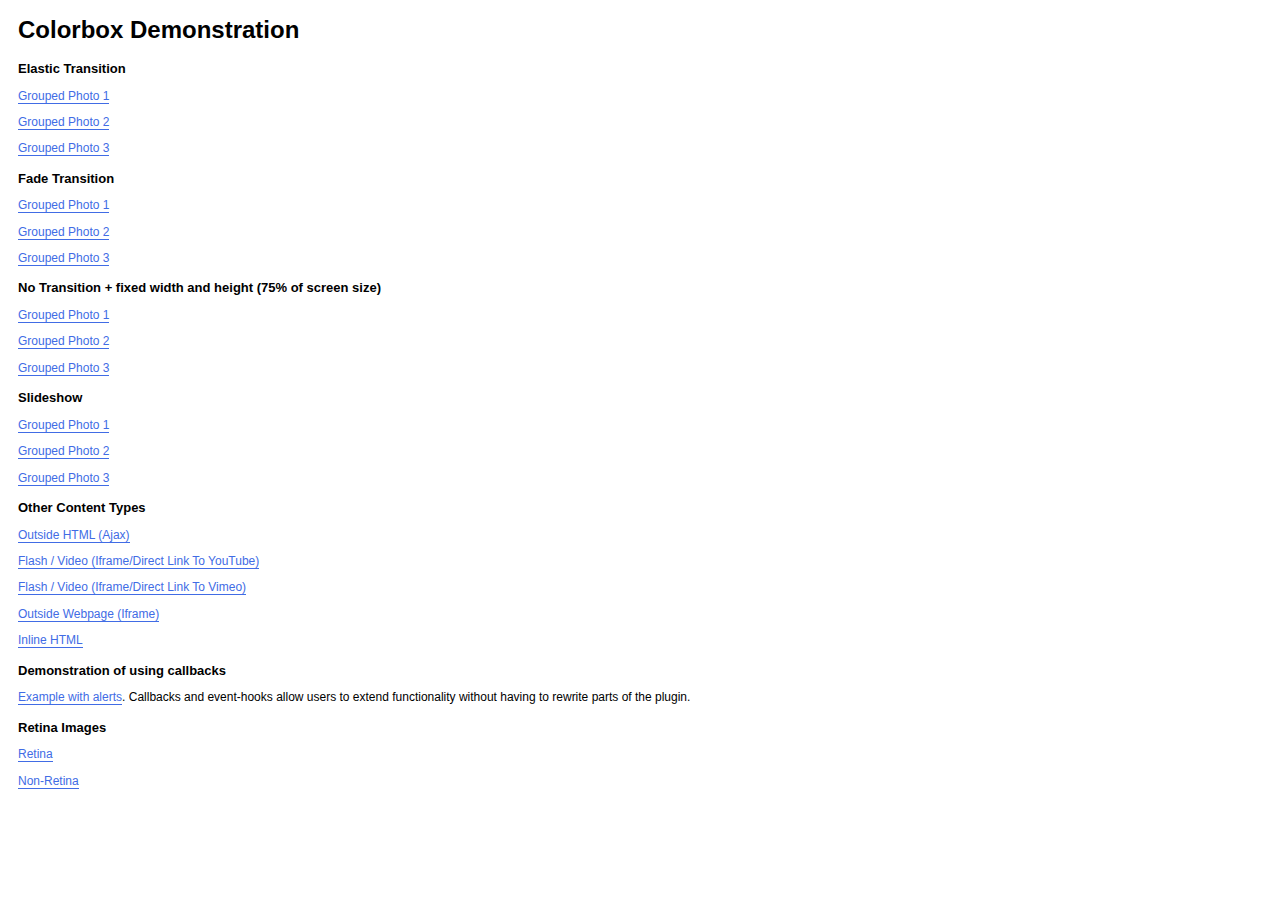
<file: colorbox-master/example1/index.html>
<!DOCTYPE html>
<html>
	<head>
		<meta charset='utf-8'/>
		<title>Colorbox Examples</title>
		<style>
			body{font:12px/1.2 Verdana, sans-serif; padding:0 10px;}
			a:link, a:visited{text-decoration:none; color:#416CE5; border-bottom:1px solid #416CE5;}
			h2{font-size:13px; margin:15px 0 0 0;}
		</style>
		<link rel="stylesheet" href="colorbox.css" />
		<script src="https://ajax.googleapis.com/ajax/libs/jquery/1.10.2/jquery.min.js"></script>
		<script src="../jquery.colorbox.js"></script>
		<script>
			$(document).ready(function(){
				//Examples of how to assign the Colorbox event to elements
				$(".group1").colorbox({rel:'group1'});
				$(".group2").colorbox({rel:'group2', transition:"fade"});
				$(".group3").colorbox({rel:'group3', transition:"none", width:"75%", height:"75%"});
				$(".group4").colorbox({rel:'group4', slideshow:true});
				$(".ajax").colorbox();
				$(".youtube").colorbox({iframe:true, innerWidth:640, innerHeight:390});
				$(".vimeo").colorbox({iframe:true, innerWidth:500, innerHeight:409});
				$(".iframe").colorbox({iframe:true, width:"80%", height:"80%"});
				$(".inline").colorbox({inline:true, width:"50%"});
				$(".callbacks").colorbox({
					onOpen:function(){ alert('onOpen: colorbox is about to open'); },
					onLoad:function(){ alert('onLoad: colorbox has started to load the targeted content'); },
					onComplete:function(){ alert('onComplete: colorbox has displayed the loaded content'); },
					onCleanup:function(){ alert('onCleanup: colorbox has begun the close process'); },
					onClosed:function(){ alert('onClosed: colorbox has completely closed'); }
				});

				$('.non-retina').colorbox({rel:'group5', transition:'none'})
				$('.retina').colorbox({rel:'group5', transition:'none', retinaImage:true, retinaUrl:true});
				
				//Example of preserving a JavaScript event for inline calls.
				$("#click").click(function(){ 
					$('#click').css({"background-color":"#f00", "color":"#fff", "cursor":"inherit"}).text("Open this window again and this message will still be here.");
					return false;
				});
			});
		</script>
	</head>
	<body>
		<h1>Colorbox Demonstration</h1>
		<h2>Elastic Transition</h2>
		<p><a class="group1" href="../content/ohoopee1.jpg" title="Me and my grandfather on the Ohoopee.">Grouped Photo 1</a></p>
		<p><a class="group1" href="../content/ohoopee2.jpg" title="On the Ohoopee as a child">Grouped Photo 2</a></p>
		<p><a class="group1" href="../content/ohoopee3.jpg" title="On the Ohoopee as an adult">Grouped Photo 3</a></p>
		
		<h2>Fade Transition</h2>
		<p><a class="group2" href="../content/ohoopee1.jpg" title="Me and my grandfather on the Ohoopee">Grouped Photo 1</a></p>
		<p><a class="group2" href="../content/ohoopee2.jpg" title="On the Ohoopee as a child">Grouped Photo 2</a></p>
		<p><a class="group2" href="../content/ohoopee3.jpg" title="On the Ohoopee as an adult">Grouped Photo 3</a></p>
		
		<h2>No Transition + fixed width and height (75% of screen size)</h2>
		<p><a class="group3" href="../content/ohoopee1.jpg" title="Me and my grandfather on the Ohoopee.">Grouped Photo 1</a></p>
		<p><a class="group3" href="../content/ohoopee2.jpg" title="On the Ohoopee as a child">Grouped Photo 2</a></p>
		<p><a class="group3" href="../content/ohoopee3.jpg" title="On the Ohoopee as an adult">Grouped Photo 3</a></p>
		
		<h2>Slideshow</h2>
		<p><a class="group4"  href="../content/ohoopee1.jpg" title="Me and my grandfather on the Ohoopee.">Grouped Photo 1</a></p>
		<p><a class="group4"  href="../content/ohoopee2.jpg" title="On the Ohoopee as a child">Grouped Photo 2</a></p>
		<p><a class="group4"  href="../content/ohoopee3.jpg" title="On the Ohoopee as an adult">Grouped Photo 3</a></p>
		
		<h2>Other Content Types</h2>
		<p><a class='ajax' href="../content/ajax.html" title="Homer Defined">Outside HTML (Ajax)</a></p>
		<p><a class='youtube' href="http://www.youtube.com/embed/VOJyrQa_WR4?rel=0&amp;wmode=transparent">Flash / Video (Iframe/Direct Link To YouTube)</a></p>
		<p><a class='vimeo' href="http://player.vimeo.com/video/2285902" title="R&ouml;yksopp: Remind Me">Flash / Video (Iframe/Direct Link To Vimeo)</a></p>
		<p><a class='iframe' href="http://wikipedia.com">Outside Webpage (Iframe)</a></p>
		<p><a class='inline' href="#inline_content">Inline HTML</a></p>
		
		<h2>Demonstration of using callbacks</h2>
		<p><a class='callbacks' href="../content/marylou.jpg" title="Marylou on Cumberland Island">Example with alerts</a>. Callbacks and event-hooks allow users to extend functionality without having to rewrite parts of the plugin.</p>
		

		<h2>Retina Images</h2>
		<p><a class="retina" href="../content/daisy.jpg" title="Retina">Retina</a></p>
		<p><a class="non-retina" href="../content/daisy.jpg" title="Non-Retina">Non-Retina</a></p>

		<!-- This contains the hidden content for inline calls -->
		<div style='display:none'>
			<div id='inline_content' style='padding:10px; background:#fff;'>
			<p><strong>This content comes from a hidden element on this page.</strong></p>
			<p>The inline option preserves bound JavaScript events and changes, and it puts the content back where it came from when it is closed.</p>
			<p><a id="click" href="#" style='padding:5px; background:#ccc;'>Click me, it will be preserved!</a></p>
			
			<p><strong>If you try to open a new Colorbox while it is already open, it will update itself with the new content.</strong></p>
			<p>Updating Content Example:<br />
			<a class="ajax" href="../content/ajax.html">Click here to load new content</a></p>
			</div>
		</div>
	</body>
</html>
</file>
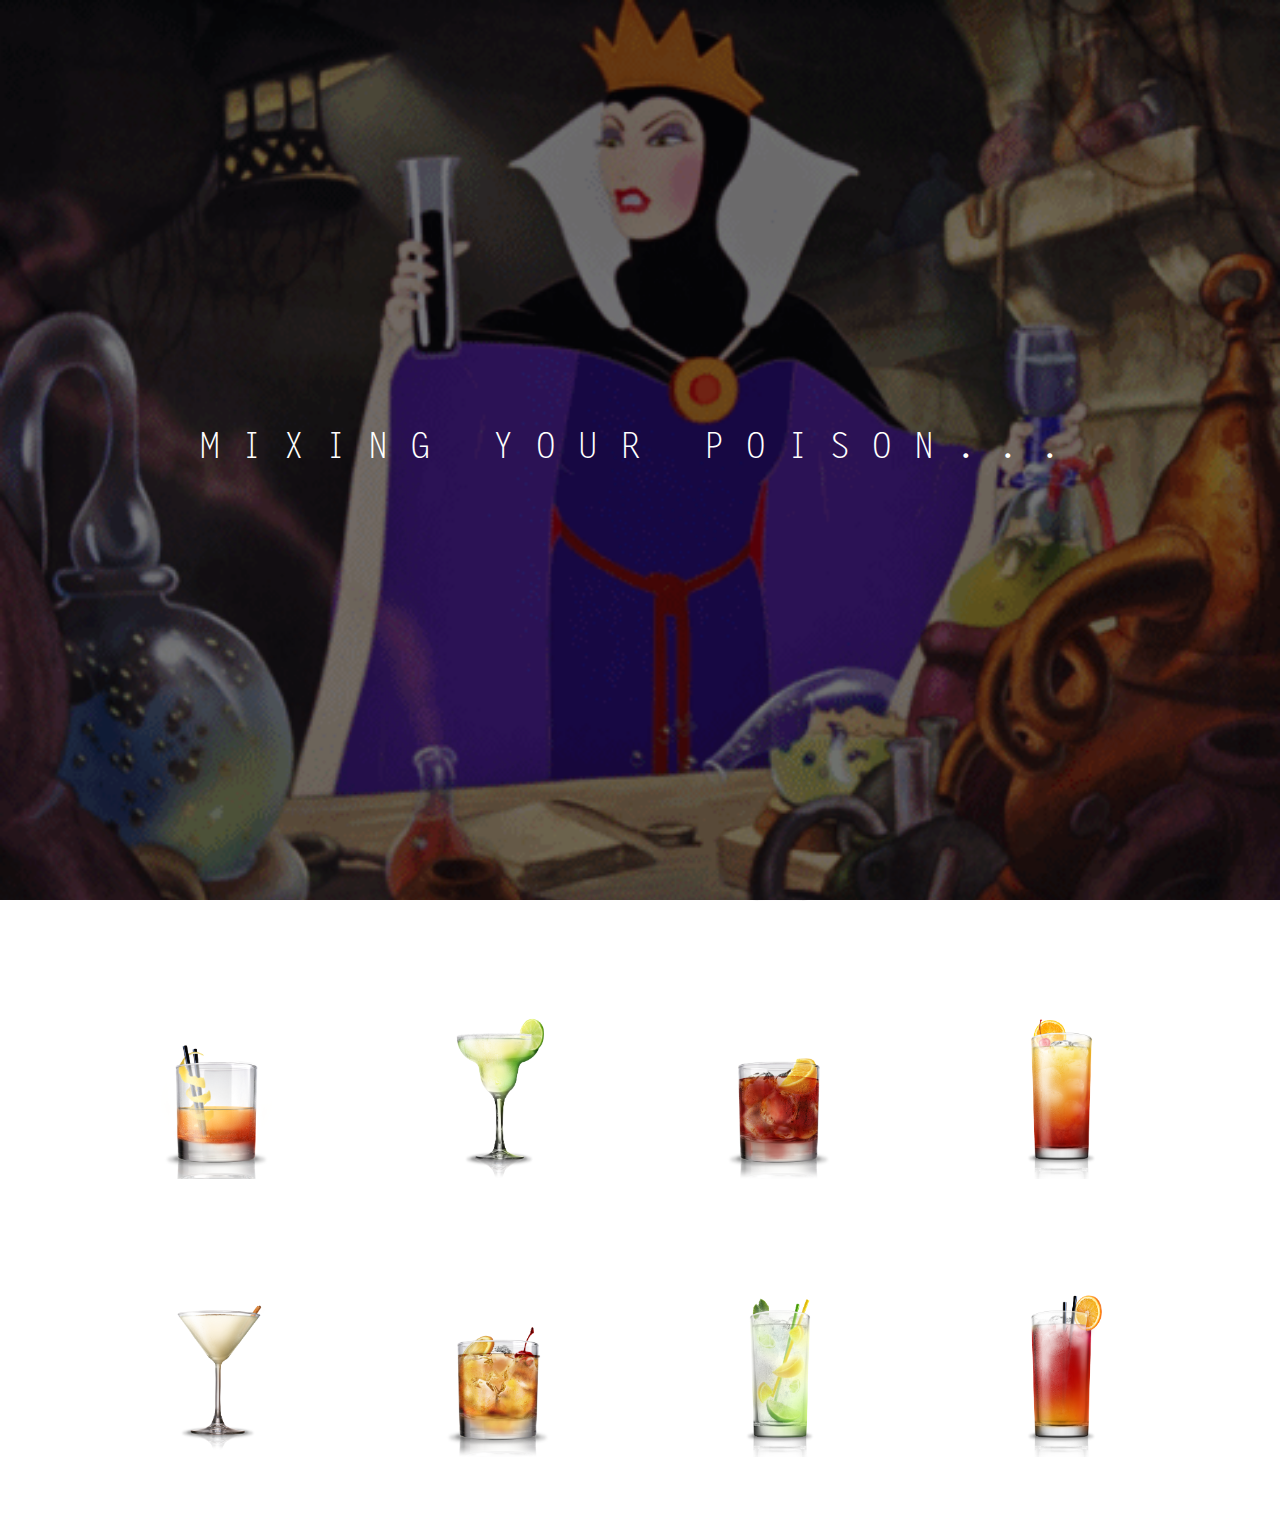
<file: cktails.html>
<html>
	<head>
            <style>
            img { 
            width:100%; 
}
</style>
        <script src="https://ajax.googleapis.com/ajax/libs/jquery/1.10.2/jquery.min.js"></script>
	<link href="bootstrap-3.2.0-dist/css/bootstrap.css" rel="stylesheet" type="text/css"/>
<!--        <link rel="stylesheet" href="colorbox.css"><script src="colorbox-master/jquery.min.js"></script>-->
        <script src="colorbox-master/jquery.colorbox-min.js"></script>
<!--        <link rel="stylesheet" href="cktails.css">-->

        <script src="js/yummly.js"></script>
         <link rel="stylesheet" href="cocktails.css">
          <script src="https://code.jquery.com/jquery-1.10.2.js"></script>

</head>
        

	<body>
<!--    PRELOADER    -->
<!--
        <div id="loader-wrapper">
    <div id="loader">
            </div>
    <div class="loader-section section-left"></div>
    <div class="loader-section section-right"></div>
        </div>
-->
        
    <div id="loader">
    <h2>MIXING YOUR POISON...</h2>
    <img src="Images/evilLoading.gif">
        </div>    
        
        
            <div class="container-fluid">
               
             <div class="row">
                 <h2>F YEAH COCKTAILS</h2>
                  
                    <div class="col-md-3" id="COSMOPOLITAN">
                        <a name="cosmopolitan">
                        <img src="Images/cosmo.png" class="img-responsive thumbnail"> 
                            <div class="center-block"><font face = "lettergothicSTD"> COSMOPOLITAN</font> </div>
                        </a>
                    </div>
                   
                 <div class="col-md-3" id="APEROL SPRITZ">
                     <a title="aperolspritz" name="aperol spritz">
                     <img src="Images/aperolspritz.png" class="img-responsive thumbnail">
                         <div class="center-block"><font face = "lettergothicSTD"> APEROL SPRITZ</font></div>
                     </a>
                    </div>
                    
                     <div class="col-md-3" id="BLUE MARGARITA">
                         <a title="bluemargarita" name="blue margarita">
                         <img src="Images/bluemargarita.png" class="img-responsive thumbnail">
                         <div class="center-block"><font face = "lettergothicSTD"> BLUE MARGARITA</font></div>
                             </a>
                    </div>
                    
                         <div class="col-md-3" id="MINT JULEP">
                            <a title="mintjulep" name='mint julep'>
                            <img src="Images/mintjulep.png" class="img-responsive thumbnail">
                                <div class="center-block"><font face = "lettergothicSTD"> MINT JULEP</font></div></a>
                    </div>
                </div>
                
                
                         <div class = "row">                  
                    <div class="col-md-3" id="FRENCH 75">
                        <a title="french75" name="french 75">
                        <img src="Images/french75.png" class="img-responsive thumbnail">
                            <div class="center-block"><font face = "lettergothicSTD"> FRENCH 75 </font></div></a>
                    </div>
                    <div class="col-md-3" id="TOM COLLINS">
                        <a title="tomcollins" name="tom collins">
                        <img src="Images/collins.png" class="img-responsive thumbnail">
                            <div class="center-block"><font face = "lettergothicSTD"> TOM COLLINS </font></div></a>
                    </div>
                    <div class="col-md-3" id="PISCO SOUR">
                        <a title="piscosour" name="pisco sour">
                        <img src="Images/piscosour.png" class="img-responsive thumbnail"> 
                            <div class="center-block"><font face = "lettergothicSTD"> PISCO SOUR </font></div></a>
                    </div>
                    <div class="col-md-3" id="CUBA LIBRE">
                        <a title="cubalibre" name="cuba libre">
                        <img src="Images/cubalibre.png" class="img-responsive thumbnail"> 
                            <div class="center-block"><font face = "lettergothicSTD"> CUBA LIBRE </font></div></a>
                    </div>

                </div>

                    
                   
                    
            <div class = "row">
                    <div class="col-md-3" id="SIDE CAR">
                        <a title="sidecar" name="side car">
                        <img src="Images/sidecar.png" class="img-responsive thumbnail">
                            <div class="center-block"><font face = "lettergothicSTD"> SIDE CAR </font></div></a>
                    </div>
                    <div class="col-md-3" id="KIR ROYALE">
                        <a title="kirroyale" name="kir royale">
                        <img src="Images/kirroyale.png" class="img-responsive thumbnail"> 
                            <div class="center-block"><font face = "lettergothicSTD"> KIR ROYALE </font></div></a>
                    </div>
                    <div class="col-md-3" id="MAI TAI">
                        <a title="maitai" name="mai tai">
                        <img src="Images/maitai.png" class="img-responsive thumbnail">
                            <div class="center-block"><font face = "lettergothicSTD"> MAI TAI </font></div></a>
                    </div>
                    <div class="col-md-3" id="WHISKEY SOUR">
                        <a title="whiskeysour" name="whiskey sour">
                        <img src="Images/whiskeysour.png" class="img-responsive thumbnail"> 
                            <div class="center-block"><font face = "lettergothicSTD"> WHISKEY SOUR </font></div></a>
                    </div>
                </div>
                

                <div class = "row">
                    <div class="col-md-3" id="SAZERAC">
                        <a title="sazerac" name="sazerac">
                        <img src="Images/sazerac.png" class="img-responsive thumbnail">
                            <div class="center-block"><font face = "lettergothicSTD"> SAZERAC </font></div></a>
                    </div>
                    <div class="col-md-3" id="MARGARITA">
                        <a title="margarita" name="margarita">
                        <img src="Images/margarita.png" class="img-responsive thumbnail">
                            <div class="center-block"><font face = "lettergothicSTD"> MARGARITA </font></div></a>
                    </div>
                    <div class="col-md-3" id="NEGRONI">
                        <a title="negroni" name="negroni">
                        <img src="Images/negroni.png" class="img-responsive thumbnail">
                            <div class="center-block"><font face = "lettergothicSTD"> NEGRONI </font></div></a>
                    </div>
                    <div class="col-md-3" id="TEQUILA SUNRISE">
                        <a title="tequilasunrise" name="tequila sunrise">
                        <img src="Images/tequilasunrise.png" class="img-responsive thumbnail">
                            <div class="center-block"><font face = "lettergothicSTD"> TEQUILA SUNRISE </font></div></a>
                    </div>
                </div>
                
                    <div class = "row">
                    <div class="col-md-3" id="EGG NOG">
                        <a title="eggnog" name="egg nog">
                        <img src="Images/eggnog.png" class="img-responsive thumbnail">
                            <div class="center-block"><font face = "lettergothicSTD"> EGG NOG </font></div></a>
                    </div>
                    <div class="col-md-3" id="OLD FASHIONED">
                        <a title="oldfashioned" name="old fashioned">
                        <img src="Images/oldfashioned.png" class="img-responsive thumbnail">
                            <div class="center-block"><font face = "lettergothicSTD"> OLD FASHIONED </font></div></a>
                    </div>
                    <div class="col-md-3" id="GIN TONIC">
                        <a title="gintonic" name="gin tonic">
                        <img src="Images/gintonic.png" class="img-responsive thumbnail">
                            <div class="center-block"><font face = "lettergothicSTD"> GIN AND TONIC </font></div></a>
                    </div>
                    <div class="col-md-3" id="SEX ON THE BEACH">
                        <a title="sexonthebeach" name="sex on the beach">
                        <img src="Images/sexonthebeach.png" class="img-responsive thumbnail">
                            <div class="center-block"><font face = "lettergothicSTD"> SEX ON THE BEACH</font></div></a>
                    </div>
                </div>
                
                </div>

                        
<div id="myModal" class="modal fade" tabindex="-1" role="dialog">
  <div id = "scroll-modal" class="modal-dialog">
  <div class="modal-content">
	<div class="modal-header">
		<button type="button" class="close" data-dismiss="modal">×</button>
		<h3 class="modal-title">Heading</h3>
  		
	</div>
	<div class="modal-body">
		
	</div>
   </div>
  </div>
		
		
</div>

              	<script src="bootstrap-3.2.0-dist/js/bootstrap.js" type="text/javascript">
	</script>
	</body>
</html>
</file>
<file: colorbox-master/example1/colorbox.css>
/*
    Colorbox Core Style:
    The following CSS is consistent between example themes and should not be altered.
*/
#colorbox, #cboxOverlay, #cboxWrapper{position:absolute; top:0; left:0; z-index:9999; overflow:hidden;}
#cboxWrapper {max-width:none;}
#cboxOverlay{position:fixed; width:100%; height:100%;}
#cboxMiddleLeft, #cboxBottomLeft{clear:left;}
#cboxContent{position:relative;}
#cboxLoadedContent{overflow:auto; -webkit-overflow-scrolling: touch;}
#cboxTitle{margin:0;}
#cboxLoadingOverlay, #cboxLoadingGraphic{position:absolute; top:0; left:0; width:100%; height:100%;}
#cboxPrevious, #cboxNext, #cboxClose, #cboxSlideshow{cursor:pointer;}
.cboxPhoto{float:left; margin:auto; border:0; display:block; max-width:none; -ms-interpolation-mode:bicubic;}
.cboxIframe{width:100%; height:100%; display:block; border:0; padding:0; margin:0;}
#colorbox, #cboxContent, #cboxLoadedContent{box-sizing:content-box; -moz-box-sizing:content-box; -webkit-box-sizing:content-box;}

/* 
    User Style:
    Change the following styles to modify the appearance of Colorbox.  They are
    ordered & tabbed in a way that represents the nesting of the generated HTML.
*/
#cboxOverlay{background:url(images/overlay.png) repeat 0 0; opacity: 0.9; filter: alpha(opacity = 90);}
#colorbox{outline:0;}
    #cboxTopLeft{width:21px; height:21px; background:url(images/controls.png) no-repeat -101px 0;}
    #cboxTopRight{width:21px; height:21px; background:url(images/controls.png) no-repeat -130px 0;}
    #cboxBottomLeft{width:21px; height:21px; background:url(images/controls.png) no-repeat -101px -29px;}
    #cboxBottomRight{width:21px; height:21px; background:url(images/controls.png) no-repeat -130px -29px;}
    #cboxMiddleLeft{width:21px; background:url(images/controls.png) left top repeat-y;}
    #cboxMiddleRight{width:21px; background:url(images/controls.png) right top repeat-y;}
    #cboxTopCenter{height:21px; background:url(images/border.png) 0 0 repeat-x;}
    #cboxBottomCenter{height:21px; background:url(images/border.png) 0 -29px repeat-x;}
    #cboxContent{background:#fff; overflow:hidden;}
        .cboxIframe{background:#fff;}
        #cboxError{padding:50px; border:1px solid #ccc;}
        #cboxLoadedContent{margin-bottom:28px;}
        #cboxTitle{position:absolute; bottom:4px; left:0; text-align:center; width:100%; color:#949494;}
        #cboxCurrent{position:absolute; bottom:4px; left:58px; color:#949494;}
        #cboxLoadingOverlay{background:url(images/loading_background.png) no-repeat center center;}
        #cboxLoadingGraphic{background:url(images/loading.gif) no-repeat center center;}

        /* these elements are buttons, and may need to have additional styles reset to avoid unwanted base styles */
        #cboxPrevious, #cboxNext, #cboxSlideshow, #cboxClose {border:0; padding:0; margin:0; overflow:visible; width:auto; background:none; }
        
        /* avoid outlines on :active (mouseclick), but preserve outlines on :focus (tabbed navigating) */
        #cboxPrevious:active, #cboxNext:active, #cboxSlideshow:active, #cboxClose:active {outline:0;}

        #cboxSlideshow{position:absolute; bottom:4px; right:30px; color:#0092ef;}
        #cboxPrevious{position:absolute; bottom:0; left:0; background:url(images/controls.png) no-repeat -75px 0; width:25px; height:25px; text-indent:-9999px;}
        #cboxPrevious:hover{background-position:-75px -25px;}
        #cboxNext{position:absolute; bottom:0; left:27px; background:url(images/controls.png) no-repeat -50px 0; width:25px; height:25px; text-indent:-9999px;}
        #cboxNext:hover{background-position:-50px -25px;}
        #cboxClose{position:absolute; bottom:0; right:0; background:url(images/controls.png) no-repeat -25px 0; width:25px; height:25px; text-indent:-9999px;}
        #cboxClose:hover{background-position:-25px -25px;}

/*
  The following fixes a problem where IE7 and IE8 replace a PNG's alpha transparency with a black fill
  when an alpha filter (opacity change) is set on the element or ancestor element.  This style is not applied to or needed in IE9.
  See: http://jacklmoore.com/notes/ie-transparency-problems/
*/
.cboxIE #cboxTopLeft,
.cboxIE #cboxTopCenter,
.cboxIE #cboxTopRight,
.cboxIE #cboxBottomLeft,
.cboxIE #cboxBottomCenter,
.cboxIE #cboxBottomRight,
.cboxIE #cboxMiddleLeft,
.cboxIE #cboxMiddleRight {
    filter: progid:DXImageTransform.Microsoft.gradient(startColorstr=#00FFFFFF,endColorstr=#00FFFFFF);
}
</file>
<file: colorbox.css>
/*
    Colorbox Core Style:
    The following CSS is consistent between example themes and should not be altered.
*/
#colorbox, #cboxOverlay, #cboxWrapper{position:absolute; top:0; left:0; z-index:9999; overflow:hidden;}
#cboxWrapper {max-width:none;}
#cboxOverlay{position:fixed; width:100%; height:100%;}
#cboxMiddleLeft, #cboxBottomLeft{clear:left;}
#cboxContent{position:relative;}
#cboxLoadedContent{overflow:auto; -webkit-overflow-scrolling: touch;}
#cboxTitle{margin:0;}
#cboxLoadingOverlay, #cboxLoadingGraphic{position:absolute; top:0; left:0; width:100%; height:100%;}
#cboxPrevious, #cboxNext, #cboxClose, #cboxSlideshow{cursor:pointer;}
.cboxPhoto{float:left; margin:auto; border:0; display:block; max-width:none; -ms-interpolation-mode:bicubic;}
.cboxIframe{width:100%; height:100%; display:block; border:0; padding:0; margin:0;}
#colorbox, #cboxContent, #cboxLoadedContent{box-sizing:content-box; -moz-box-sizing:content-box; -webkit-box-sizing:content-box;}

/* 
    User Style:
    Change the following styles to modify the appearance of Colorbox.  They are
    ordered & tabbed in a way that represents the nesting of the generated HTML.
*/
#cboxOverlay{background:url(images/overlay.png) repeat 0 0; opacity: 0.9; filter: alpha(opacity = 90);}
#colorbox{outline:0;}
    #cboxTopLeft{width:21px; height:21px; background:url(images/controls.png) no-repeat -101px 0;}
    #cboxTopRight{width:21px; height:21px; background:url(images/controls.png) no-repeat -130px 0;}
    #cboxBottomLeft{width:21px; height:21px; background:url(images/controls.png) no-repeat -101px -29px;}
    #cboxBottomRight{width:21px; height:21px; background:url(images/controls.png) no-repeat -130px -29px;}
    #cboxMiddleLeft{width:21px; background:url(images/controls.png) left top repeat-y;}
    #cboxMiddleRight{width:21px; background:url(images/controls.png) right top repeat-y;}
    #cboxTopCenter{height:21px; background:url(images/border.png) 0 0 repeat-x;}
    #cboxBottomCenter{height:21px; background:url(images/border.png) 0 -29px repeat-x;}
    #cboxContent{background:#fff; overflow:hidden;}
        .cboxIframe{background:#fff;}
        #cboxError{padding:50px; border:1px solid #ccc;}
        #cboxLoadedContent{margin-bottom:28px;}
        #cboxTitle{position:absolute; bottom:4px; left:0; text-align:center; width:100%; color:#949494;}
        #cboxCurrent{position:absolute; bottom:4px; left:58px; color:#949494;}
        #cboxLoadingOverlay{background:url(images/loading_background.png) no-repeat center center;}
        #cboxLoadingGraphic{background:url(images/loading.gif) no-repeat center center;}

        /* these elements are buttons, and may need to have additional styles reset to avoid unwanted base styles */
        #cboxPrevious, #cboxNext, #cboxSlideshow, #cboxClose {border:0; padding:0; margin:0; overflow:visible; width:auto; background:none; }
        
        /* avoid outlines on :active (mouseclick), but preserve outlines on :focus (tabbed navigating) */
        #cboxPrevious:active, #cboxNext:active, #cboxSlideshow:active, #cboxClose:active {outline:0;}

        #cboxSlideshow{position:absolute; bottom:4px; right:30px; color:#0092ef;}
        #cboxPrevious{position:absolute; bottom:0; left:0; background:url(images/controls.png) no-repeat -75px 0; width:25px; height:25px; text-indent:-9999px;}
        #cboxPrevious:hover{background-position:-75px -25px;}
        #cboxNext{position:absolute; bottom:0; left:27px; background:url(images/controls.png) no-repeat -50px 0; width:25px; height:25px; text-indent:-9999px;}
        #cboxNext:hover{background-position:-50px -25px;}
        #cboxClose{position:absolute; bottom:0; right:0; background:url(images/controls.png) no-repeat -25px 0; width:25px; height:25px; text-indent:-9999px;}
        #cboxClose:hover{background-position:-25px -25px;}

/*
  The following fixes a problem where IE7 and IE8 replace a PNG's alpha transparency with a black fill
  when an alpha filter (opacity change) is set on the element or ancestor element.  This style is not applied to or needed in IE9.
  See: http://jacklmoore.com/notes/ie-transparency-problems/
*/
.cboxIE #cboxTopLeft,
.cboxIE #cboxTopCenter,
.cboxIE #cboxTopRight,
.cboxIE #cboxBottomLeft,
.cboxIE #cboxBottomCenter,
.cboxIE #cboxBottomRight,
.cboxIE #cboxMiddleLeft,
.cboxIE #cboxMiddleRight {
    filter: progid:DXImageTransform.Microsoft.gradient(startColorstr=#00FFFFFF,endColorstr=#00FFFFFF);
}
</file>
<file: cktails.css>
.boxed {
    text-align:center; 
    width: 150px;
    height: 50px;
    padding: 5px;
    border: 3px solid;
    border-color: #D1D3D4;
    margin: 25px;
    display: table-cell;
    vertical-align: middle;

}


@font-face {
    font-family: letterGothicSTD;
    src: url(../letter-gothic-std/lettergothicstd.otf);
}
</file>
<file: cocktails.css>
@font-face{
    font-family: lettergothicSTD;
    src: url(letter-gothic-std/LetterGothicStd.otf);
}

.main{
    height: 100%; 
    display: table;
    padding-left: 150;
    padding-right: 150;
    padding-top: 100;
}

h2{
    padding-top: 50px;
    font-style: rgba(0,0,0,1);
    font-family: lettergothicSTD;
    font-size: 50px;
}

body.modal-open{
    overflow:hidden;
    height: auto;
}

td{
    height: 45px;
    padding-top: 15px;
    padding-bottom: 15px;
}

.row{
/*    display: table-cell;*/
    vertical-align: middle;
    margin-left: 0;
    margin-right: 0;
    border-style: none;
    border: 0;
    width: 90%;
    height: auto;
    margin: 0 auto;
}

.thumbnail{
    border: 0;
}

img{
    width: 50%;
    vertical-align: middle;
    display: block;
    margin-left: auto;
    margin-right: auto;
    
}

.hover{
    -webkit-filter: blur(10px);
    -webkit-transform: translated(0, 0, 0);
  }
  
#testModal{
    text-transform: uppercase;
}  

.modal-title{
    text-transform: uppercase;
}

h1 {
    color: #EEEEEE;
    z-index: 1500;
}

.center-block {
    
    
    vertical-align: middle;
    display: block;
    text-align:center; 
    background-color: white;
    padding: 10px;
    border: 2px solid;
    border-color: #D1D3D4;
    position: relative;
    visibility: hidden;
    text-decoration: none;
    
}

/*card*/



.modal-content{
    width: 60%;
    height: auto;
    margin: 0 auto;
    font-family: lettergothicSTD;
    border-style: none;
    border: 0;
}

.modal-title {
    padding-top: 35px;
    font-size: 30px;
}

.modal-body{
    font-size: 12px;
    border-style: none;
    border: 0;
}

.modal-header{
    border-style: none;
    border: 0;
}

/*loader*/
#loader{
    position:fixed;
    z-index: 100;
    top:0;
    width:100%;
    background-color:white;
    height:100%;
    text-align:center;
    margin:0;
    padding:0;
    overflow:hidden;
    
}
#loader h2{
    font-size: 36px;
    letter-spacing: 20px;
    color: white;
    z-index: 101;
    top: 40%;
    background: rgba(0,0,0,0);
    position: absolute;
    width: 100%;
    text-align: center;
}

#loader img{
    -webkit-filter: brightness(50%);
    display: block;
    width: 100%;
    position: relative;
}
</file>
